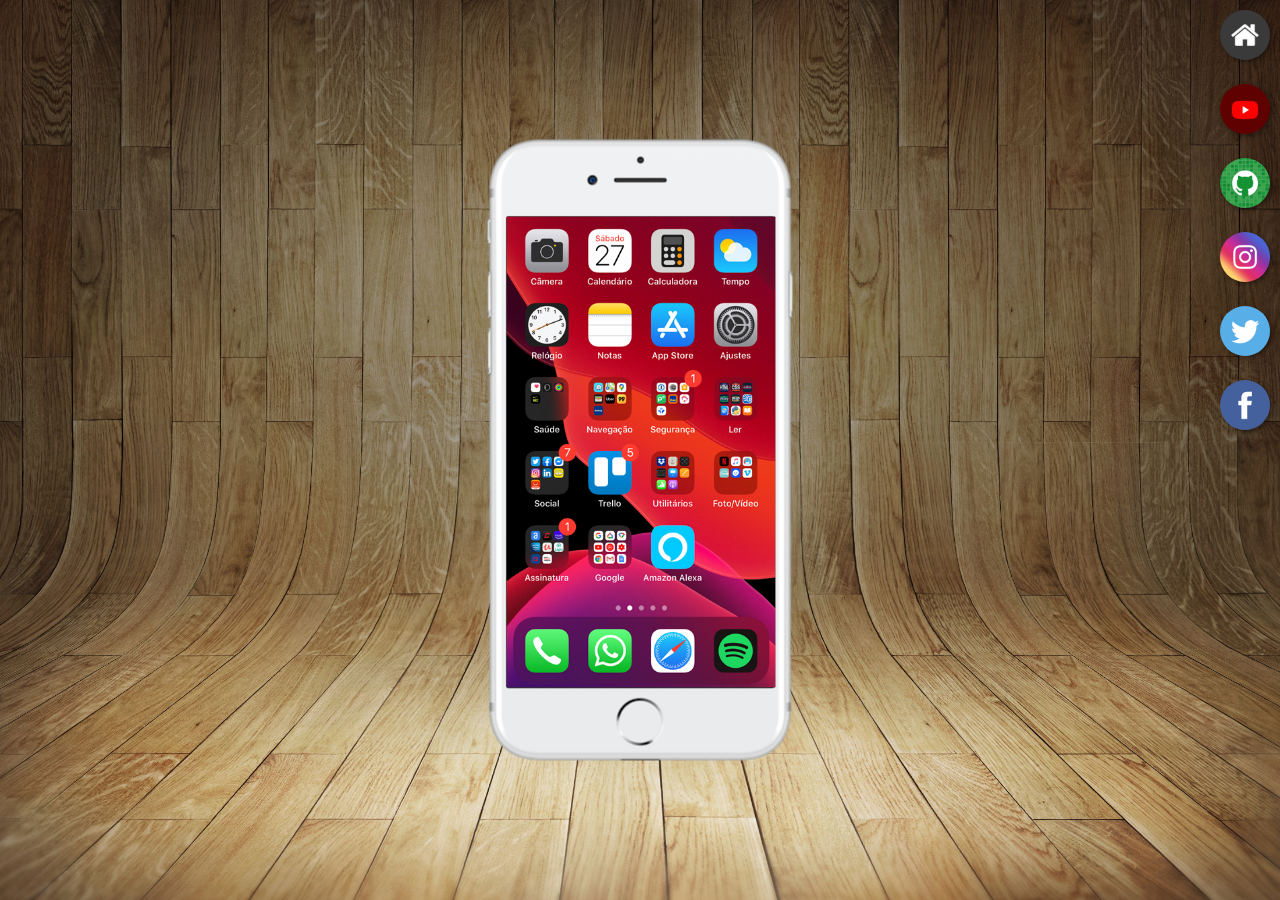
<file: index.html>
<!DOCTYPE html>
<html lang="pt-br">
<head>
    <meta charset="UTF-8">
    <meta name="viewport" content="width=device-width, initial-scale=1.0">
    <title>Projeto Redes Sociais </title>
    <link rel="shortcut icon" href="favicon.ico" type="image/x-icon">
    <link rel="stylesheet" href="estilos/style.css">
</head>
<body>
    <main>
        <section id="telefone">
            <iframe src="home.html" name="tela" id="tela" 
            frameborder="0">
            Seu navegador não é compatível com isso. 
        </iframe>
        </section>
        <section id="Redes-sociais">
            <a href="home.html" target="tela"><img src="imagens/logo-home.jpg" alt="Home"></a><br>
            <a href="youtube.html" target="tela"><img src="imagens/logo-youtube.jpg" alt="youtube"></a><br>
            <a href="github.html" target="tela"><img src="imagens/logo-github.jpg" alt="github"></a><br>
            <a href="instagram.html" target="tela"><img src="imagens/logo-instagram.jpg" alt="instagram"></a><br>
            <a href="#" target="tela"><img src="imagens/logo-twitter.jpg" alt="twitter"></a><br>
            <a href="#" target="tela"><img src="imagens/logo-facebook.jpg" alt="facebook"></a>
        </section>
    </main>
</body>
</html>
</file>
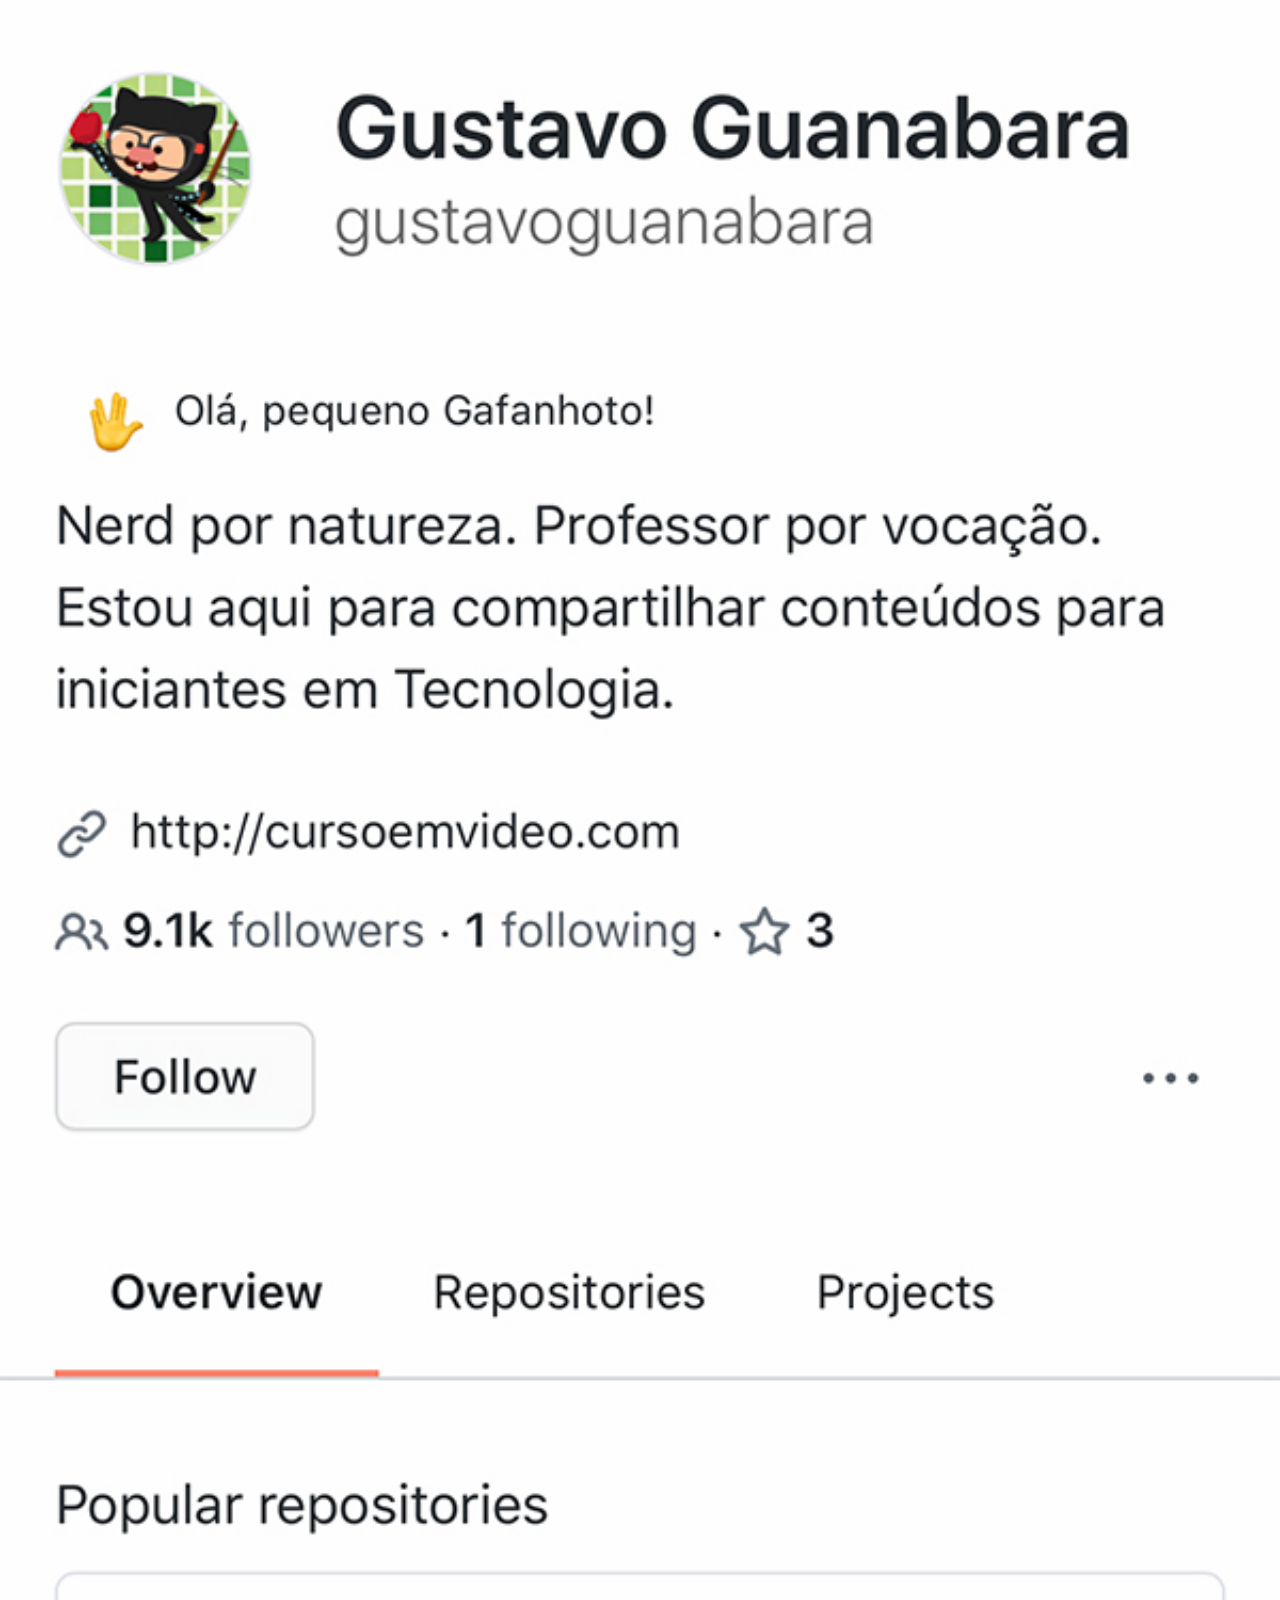
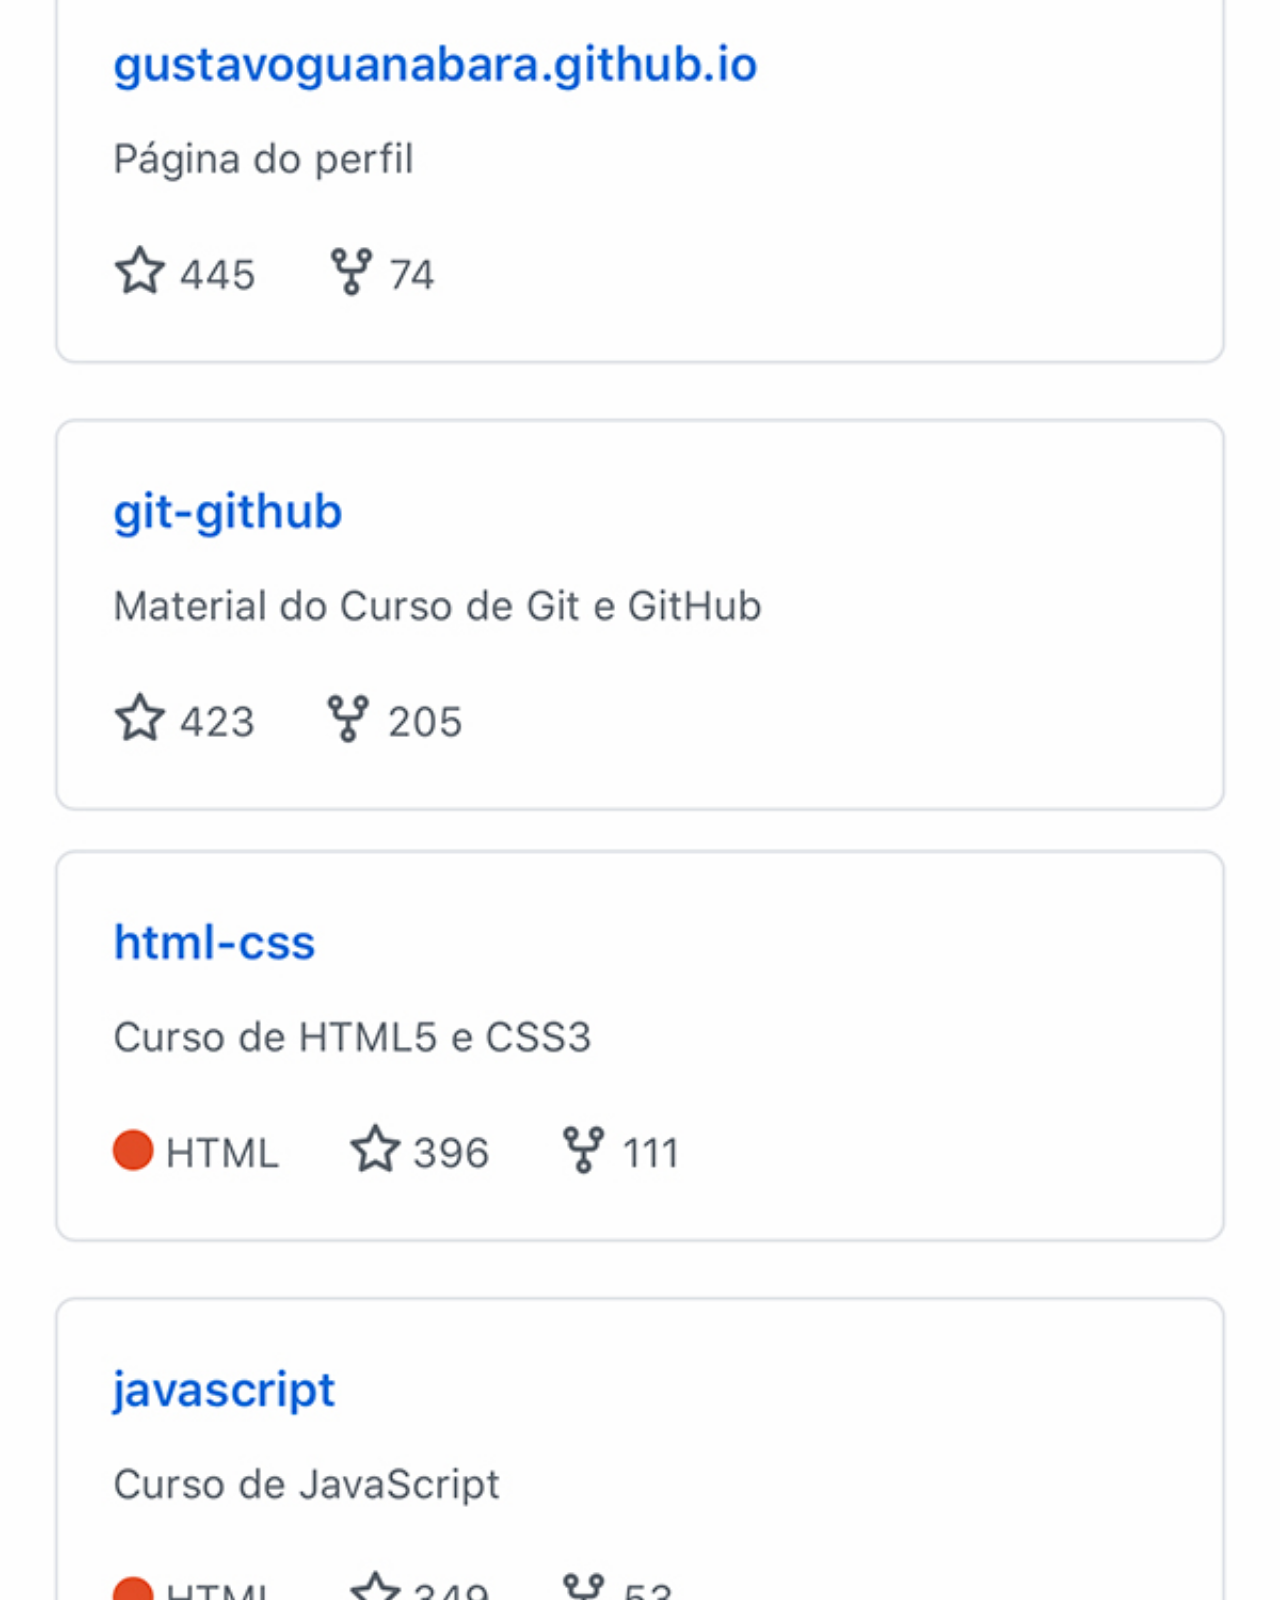
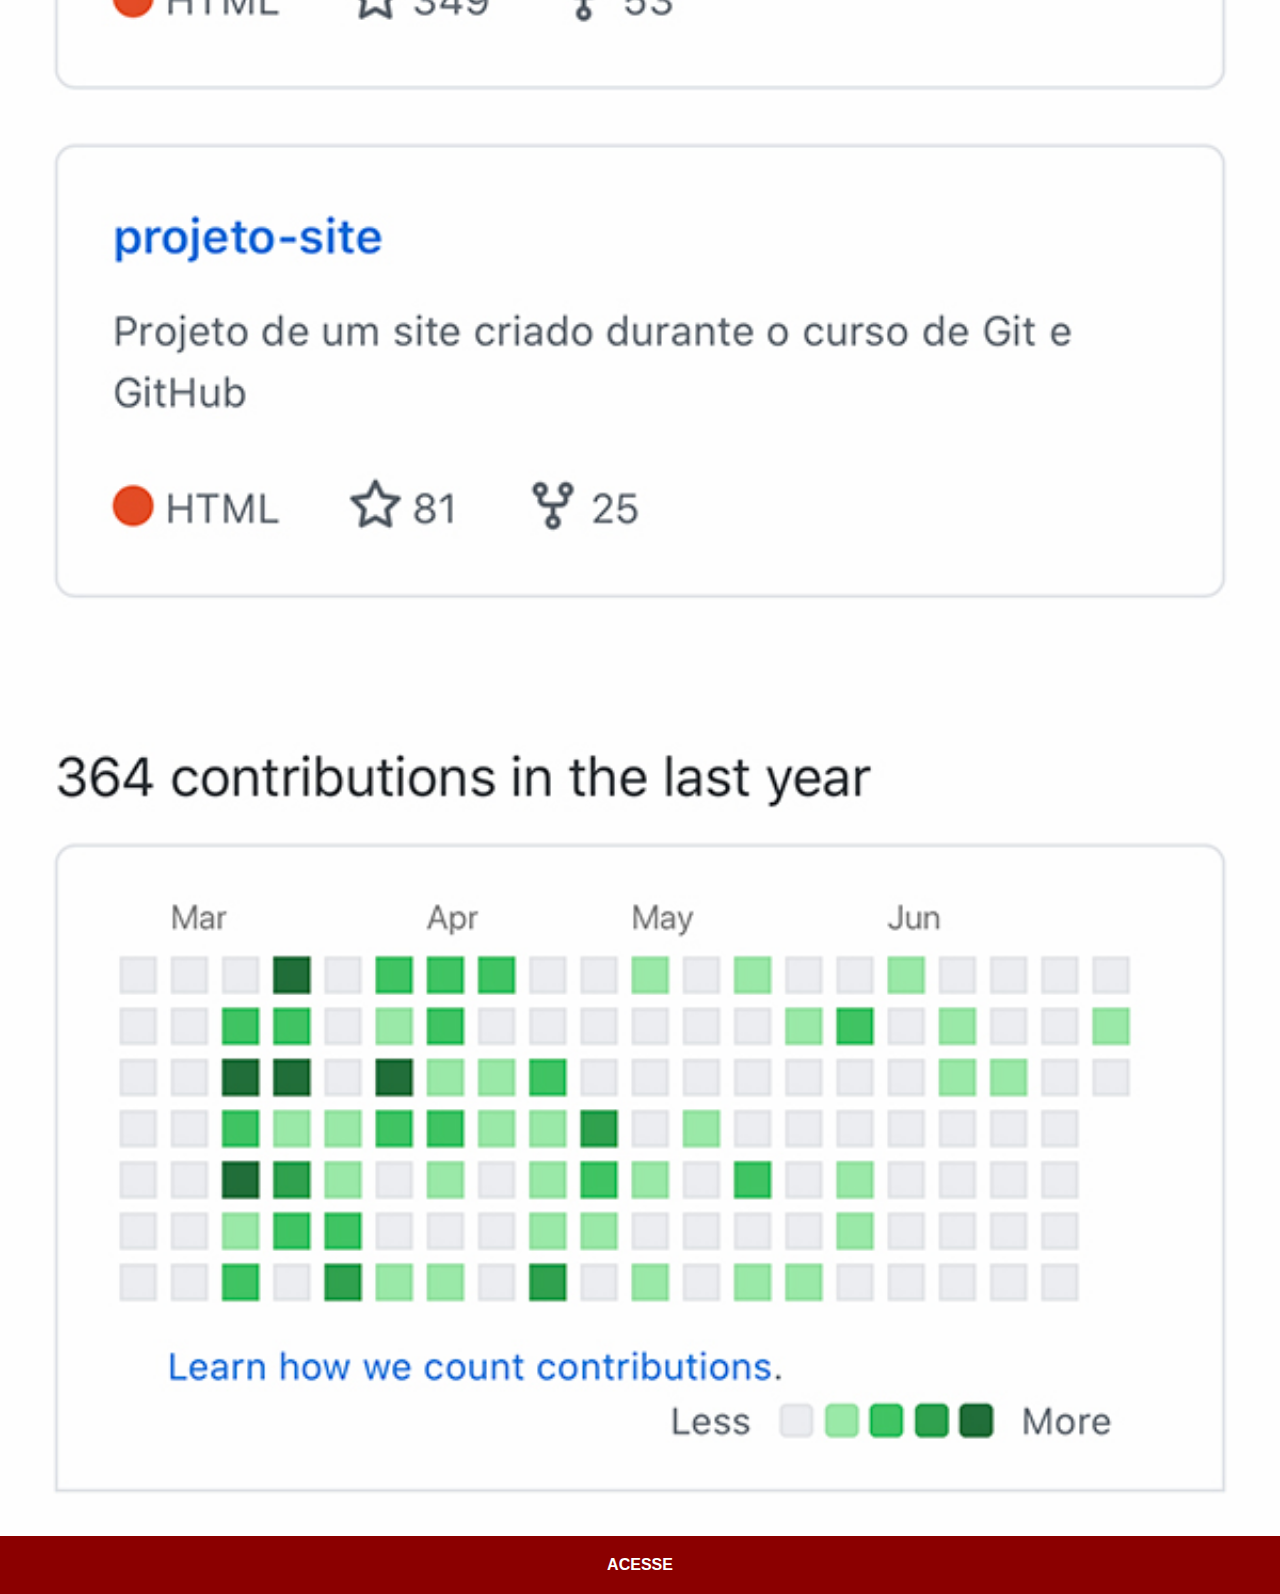
<file: github.html>
<!DOCTYPE html>
<html lang="pt-br">
<head>
    <meta charset="UTF-8">
    <meta name="viewport" content="width=device-width, initial-scale=1.0">
    <title>github</title>
    <link rel="stylesheet" href="estilos/social.css">
</head>
<body>
    <img src="imagens/tela-github.jpg" alt="github">
    <a href="https://github.com/Airton-Sales" target="_blank">ACESSE</a>
</body>
</html>
</file>
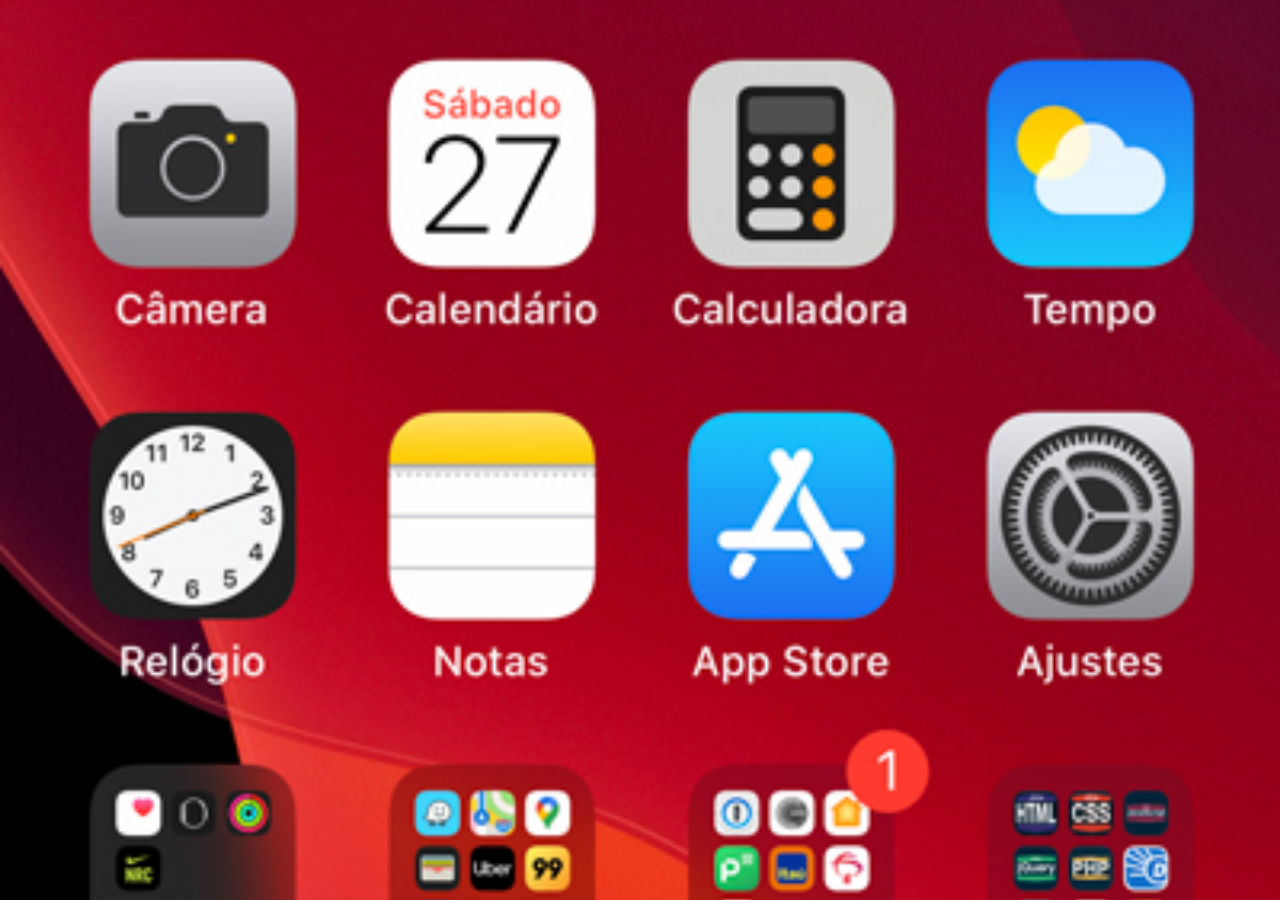
<file: home.html>
<!DOCTYPE html>
<html lang="pt-br">
<head>
    <meta charset="UTF-8">
    <meta name="viewport" content="width=device-width, initial-scale=1.0">
    <title>Home</title>
    <style>
        * {
            margin: 0;
            padding: 0;
        }

        body {
            width: 100vw;
            height: 100vh;
            background: black url('imagens/tela-home.jpg') no-repeat
            top center;
            background-size: cover;
        }
    </style>
</head>
<body>
    
</body>
</html>
</file>
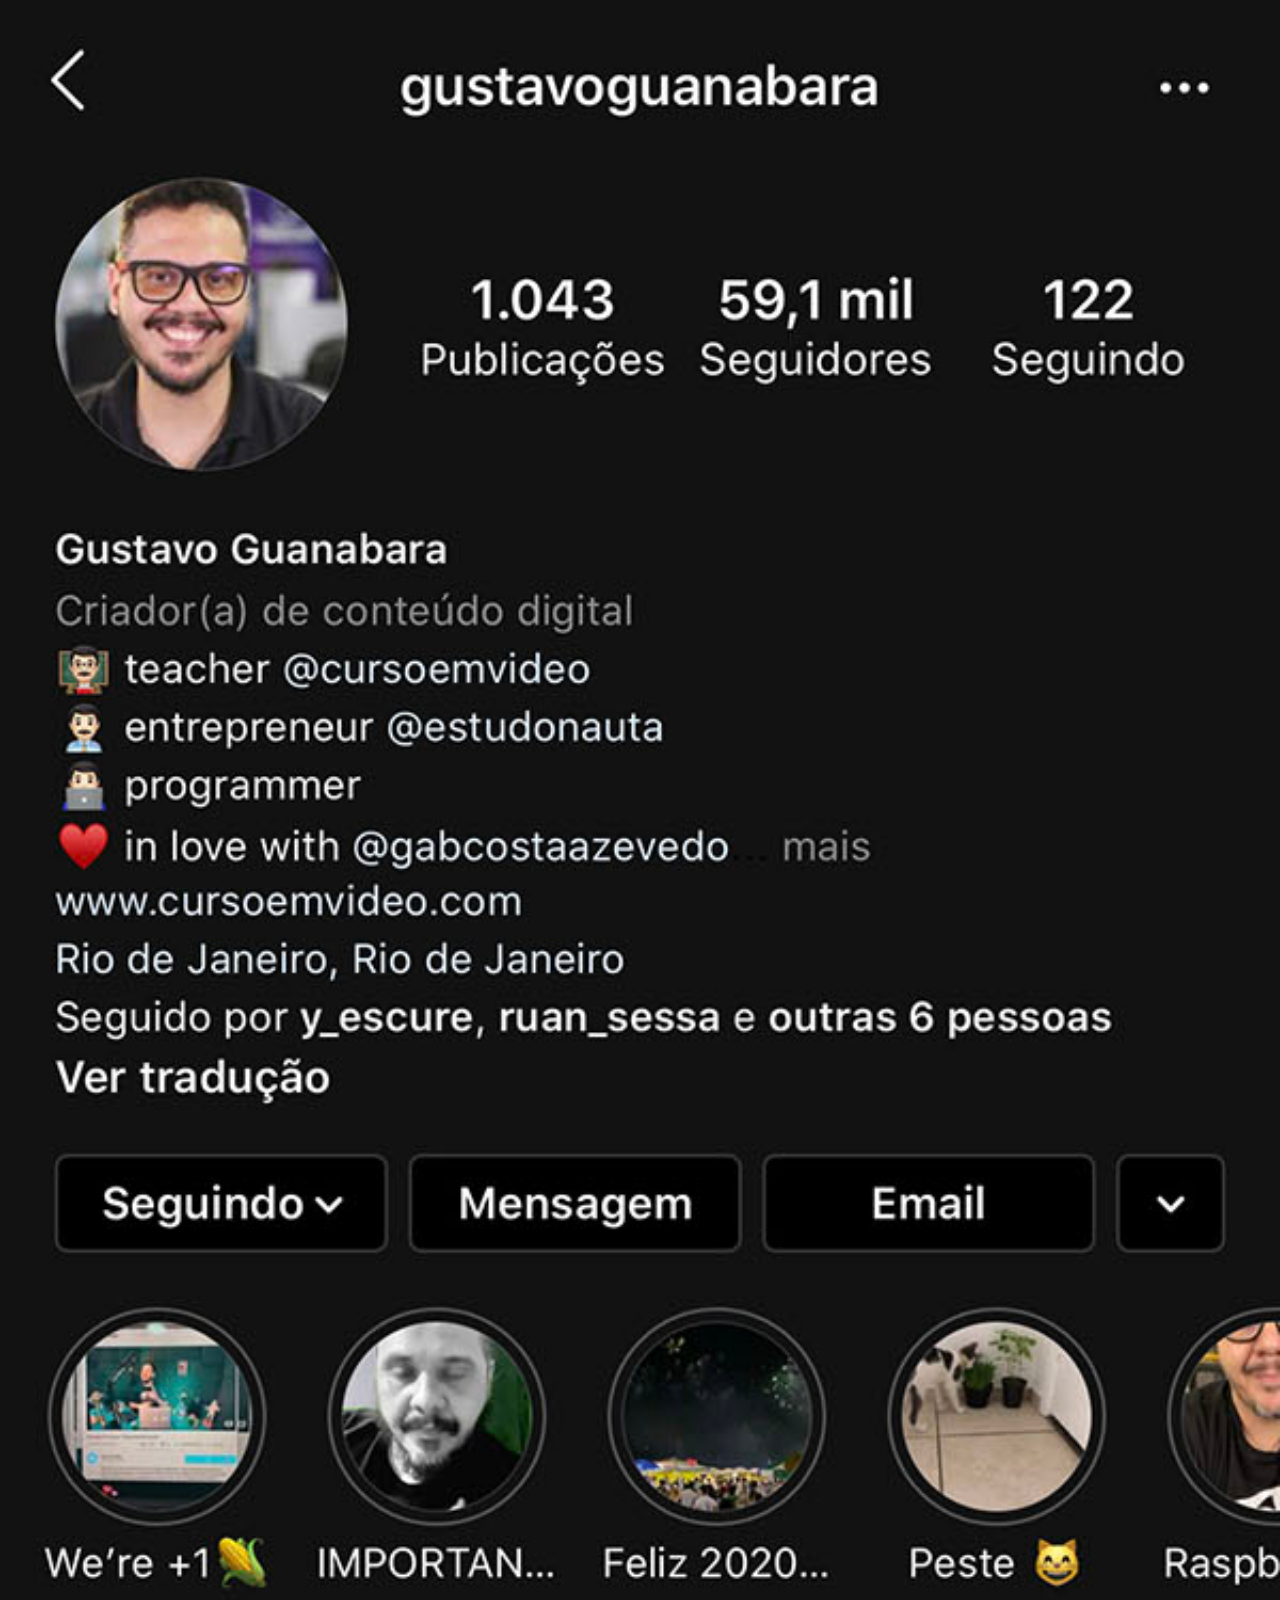
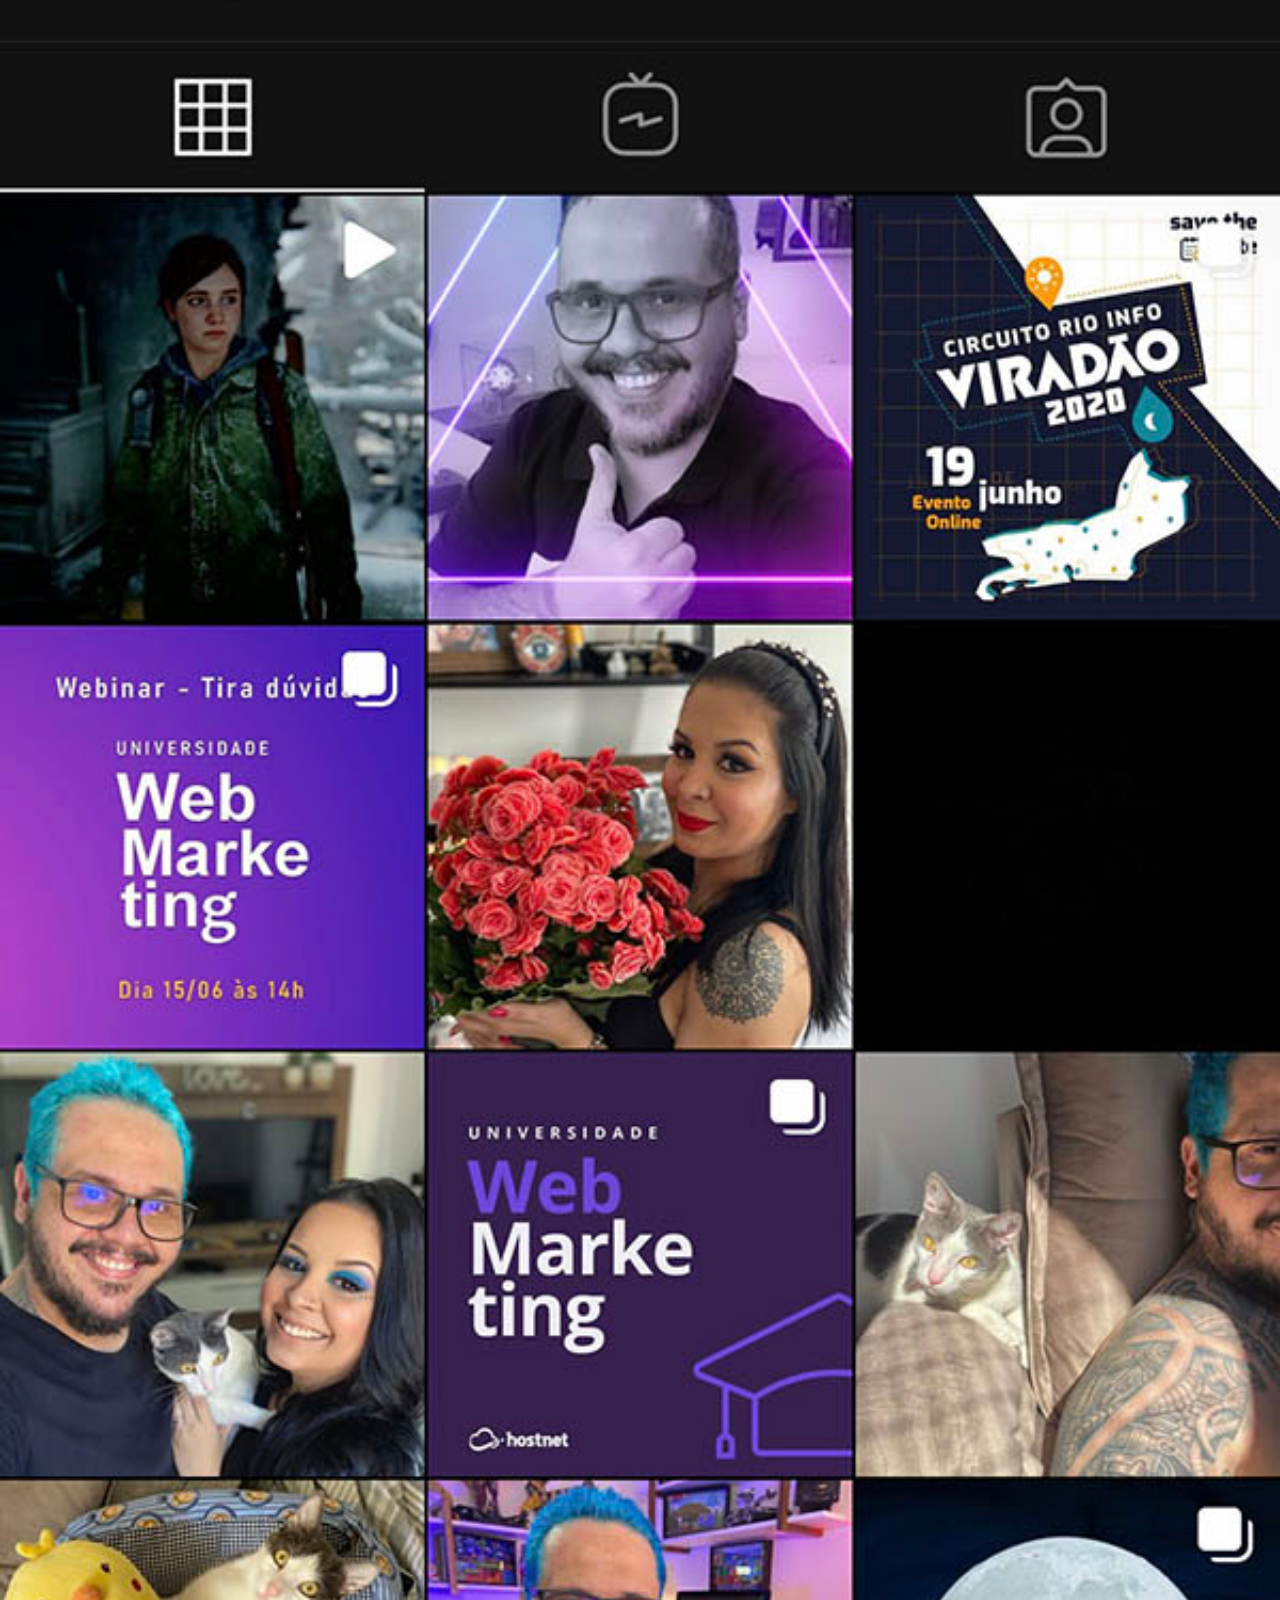
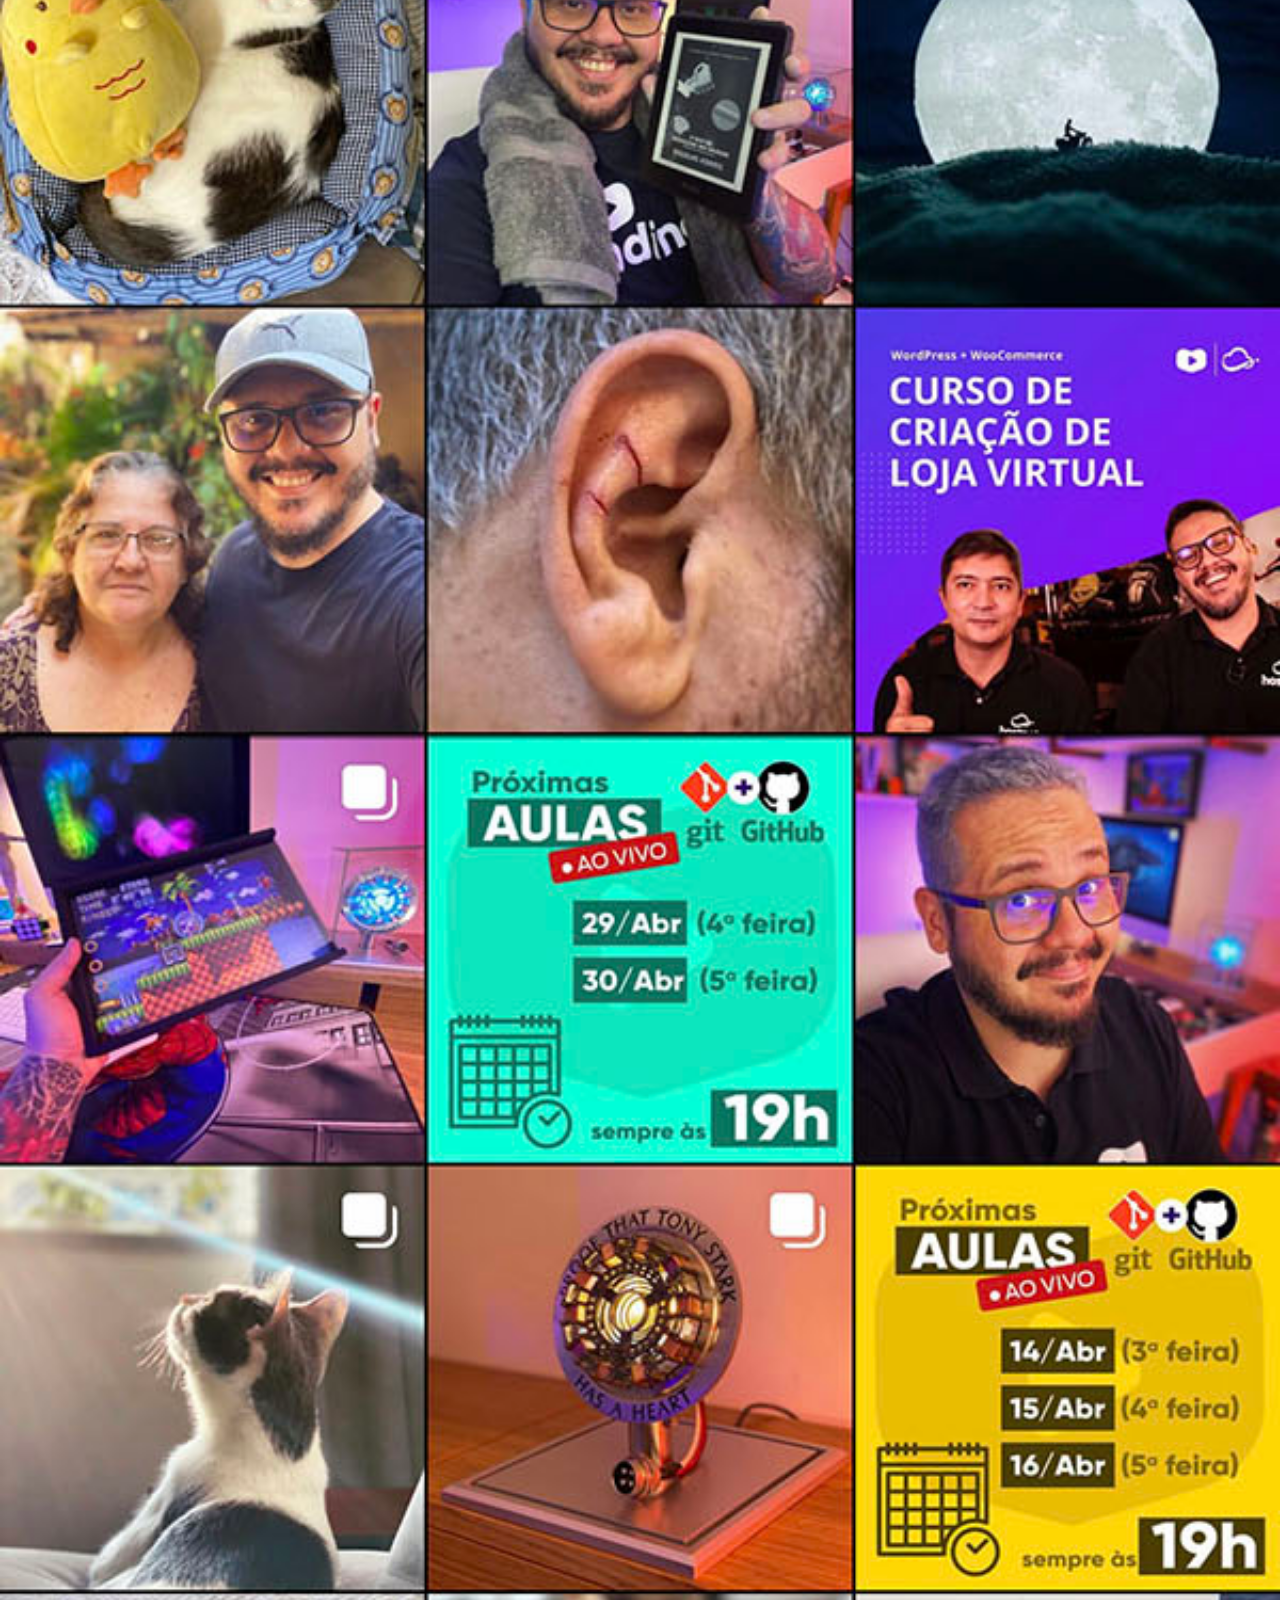
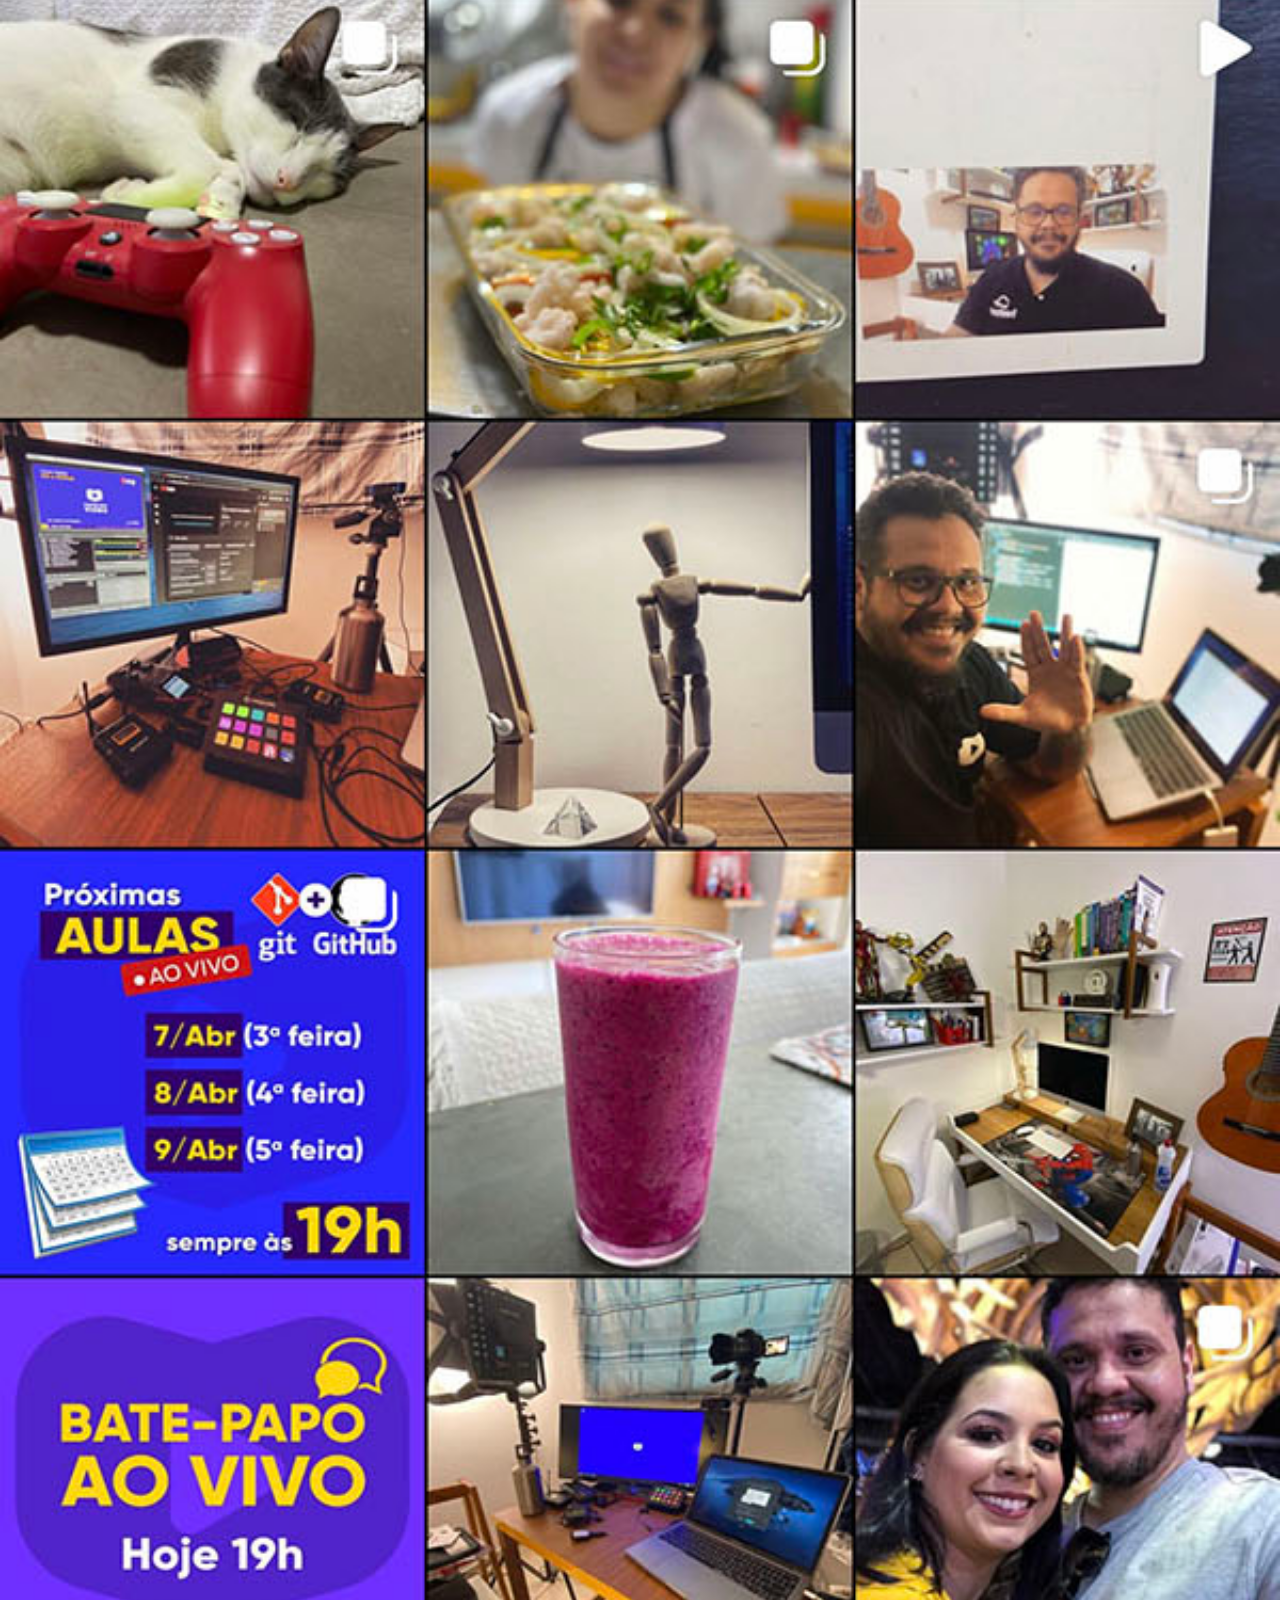
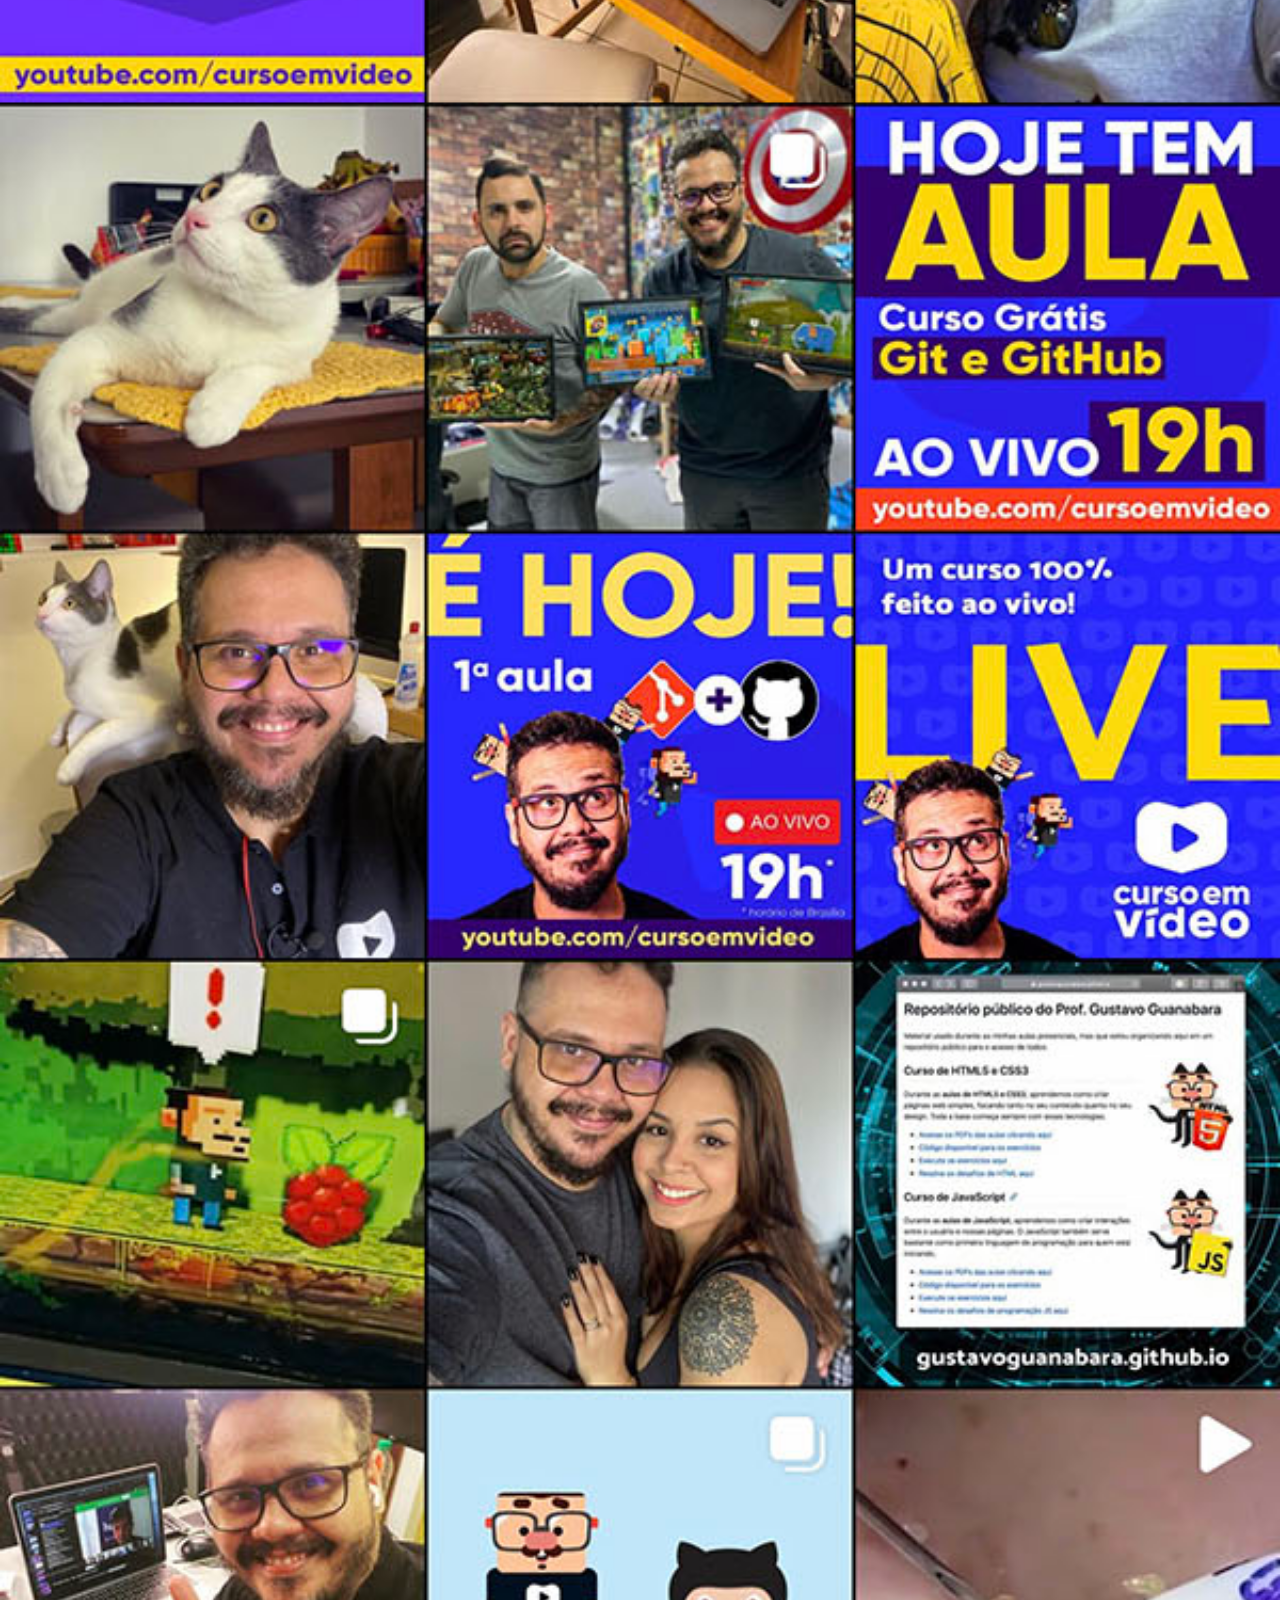
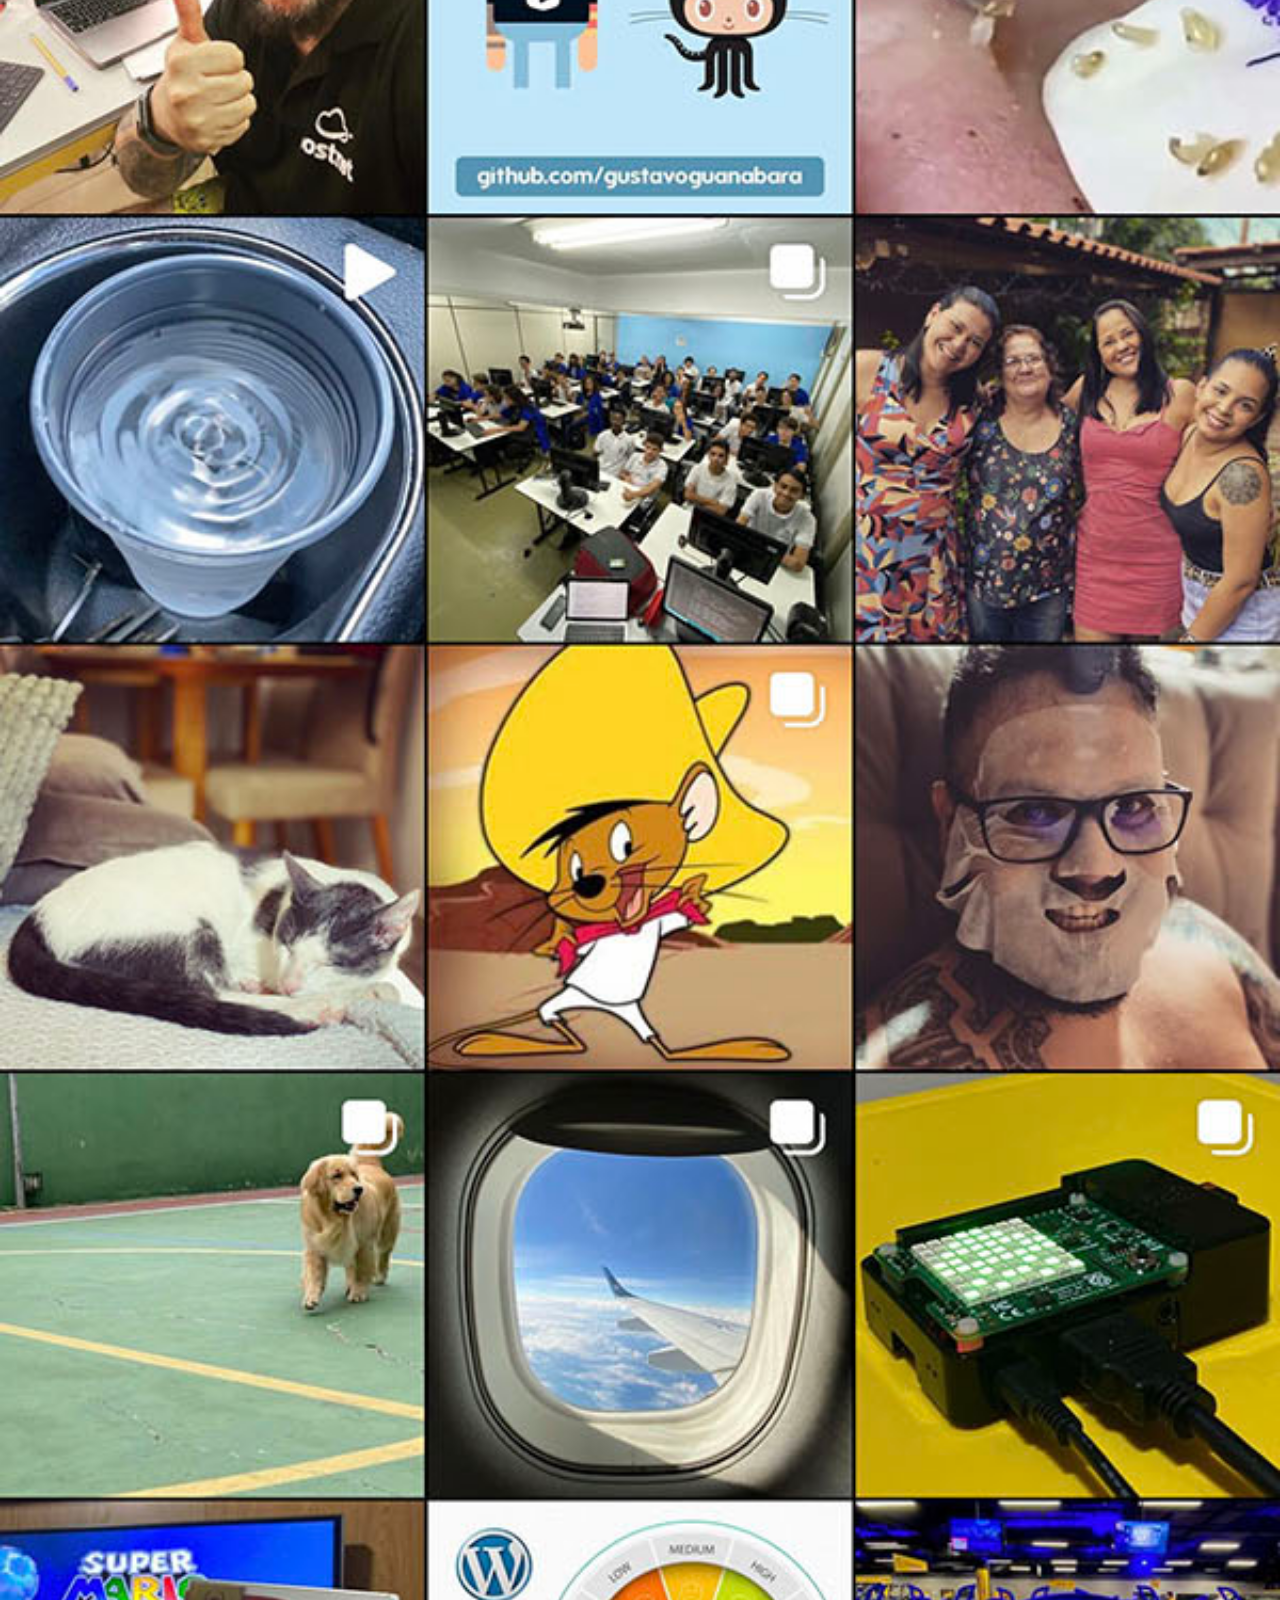
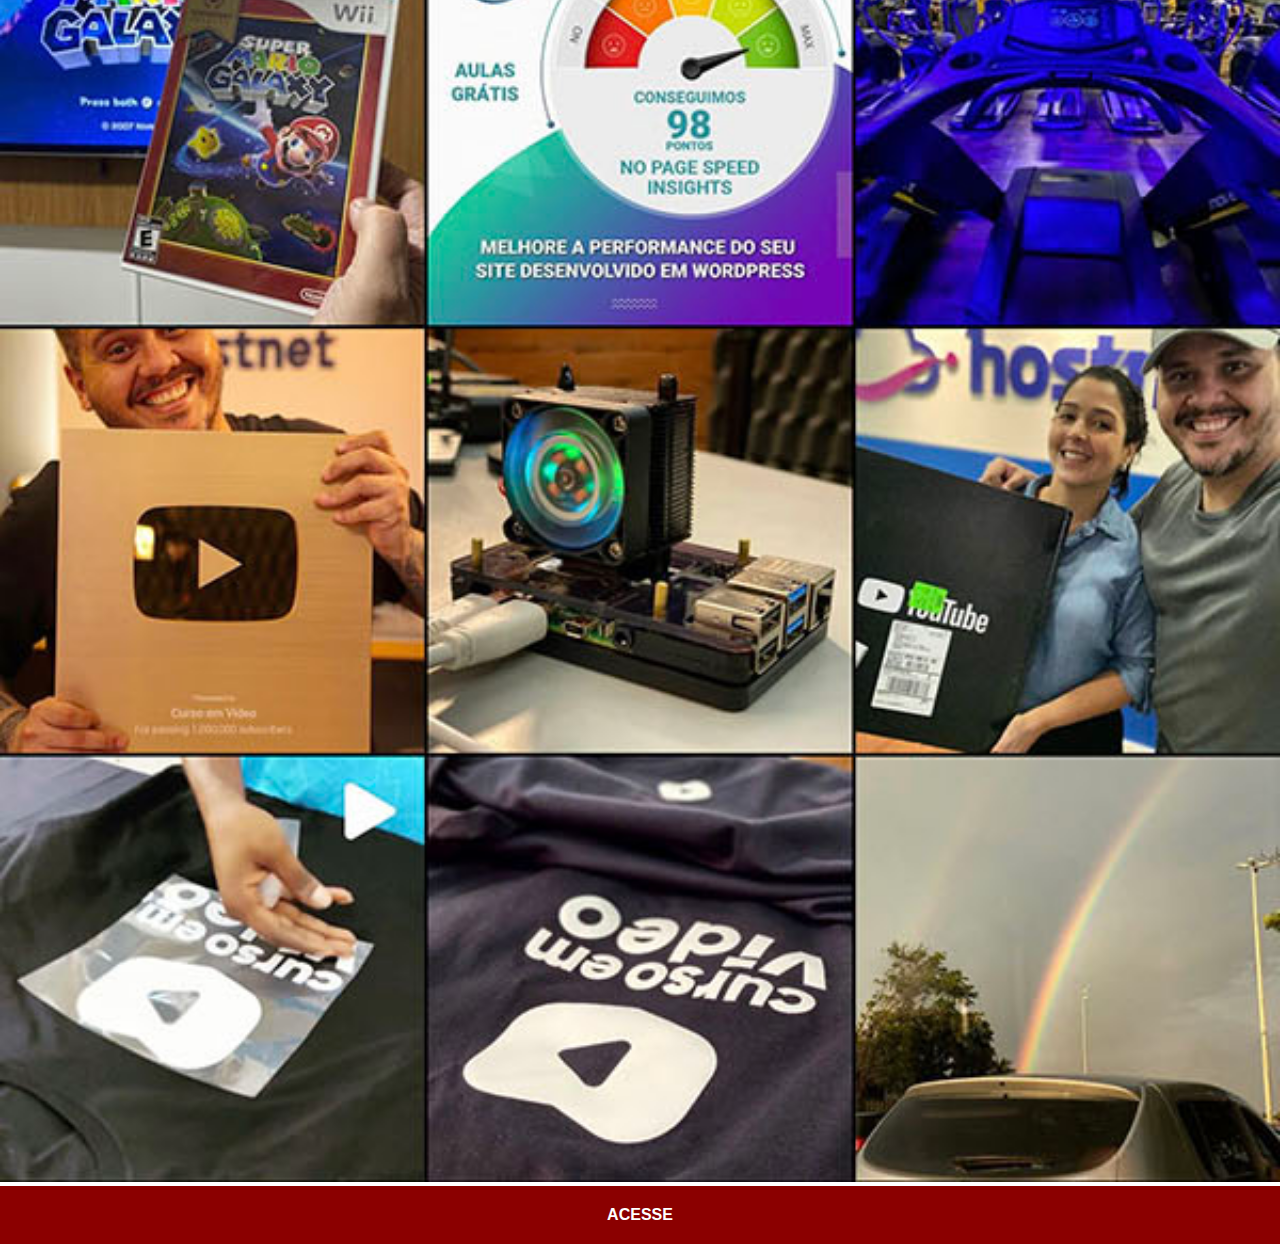
<file: instagram.html>
<!DOCTYPE html>
<html lang="pt-br">
<head>
    <meta charset="UTF-8">
    <meta name="viewport" content="width=device-width, initial-scale=1.0">
    <title>instagram</title>
    <link rel="stylesheet" href="estilos/social.css">
</head>
<body>
    <img src="imagens/tela-instagram.jpg"alt="instagram">
    <a href="https://www.instagram.com/" target="_blank">ACESSE</a>
</body>
</html>
</file>
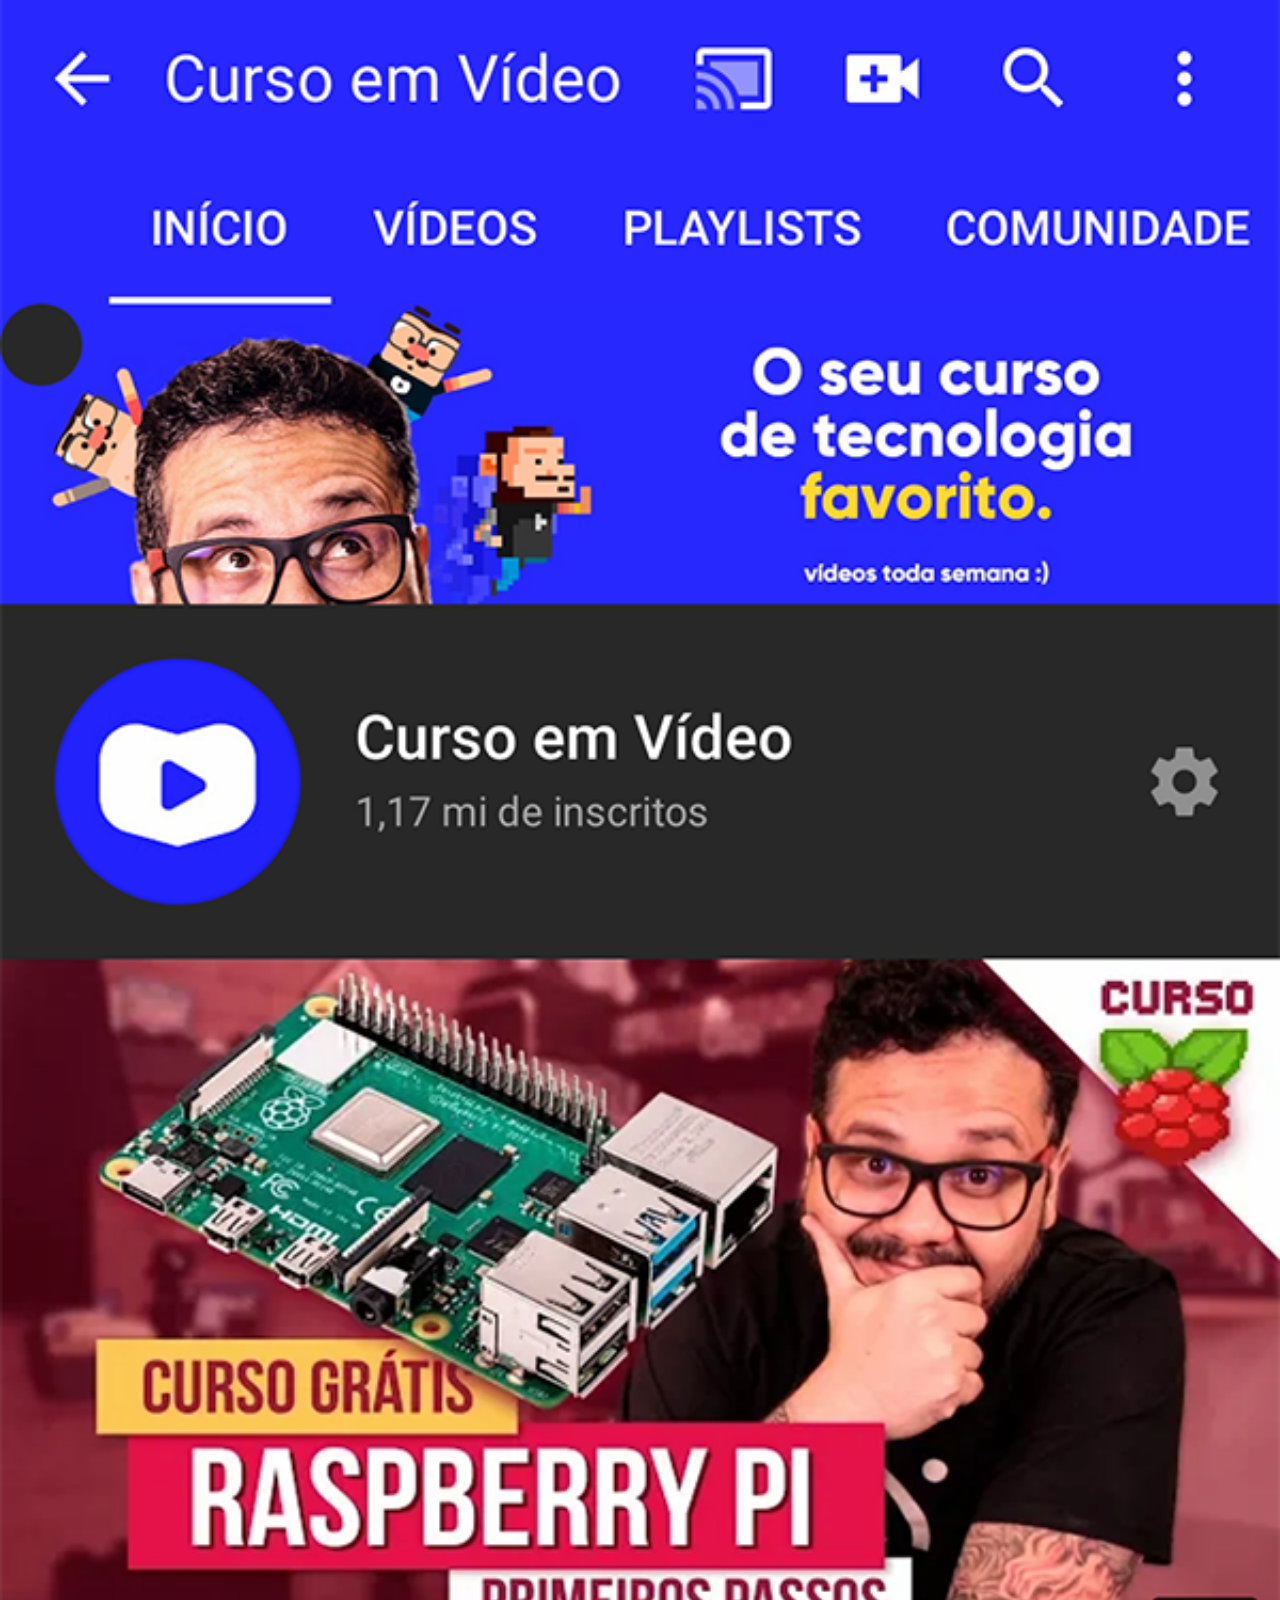
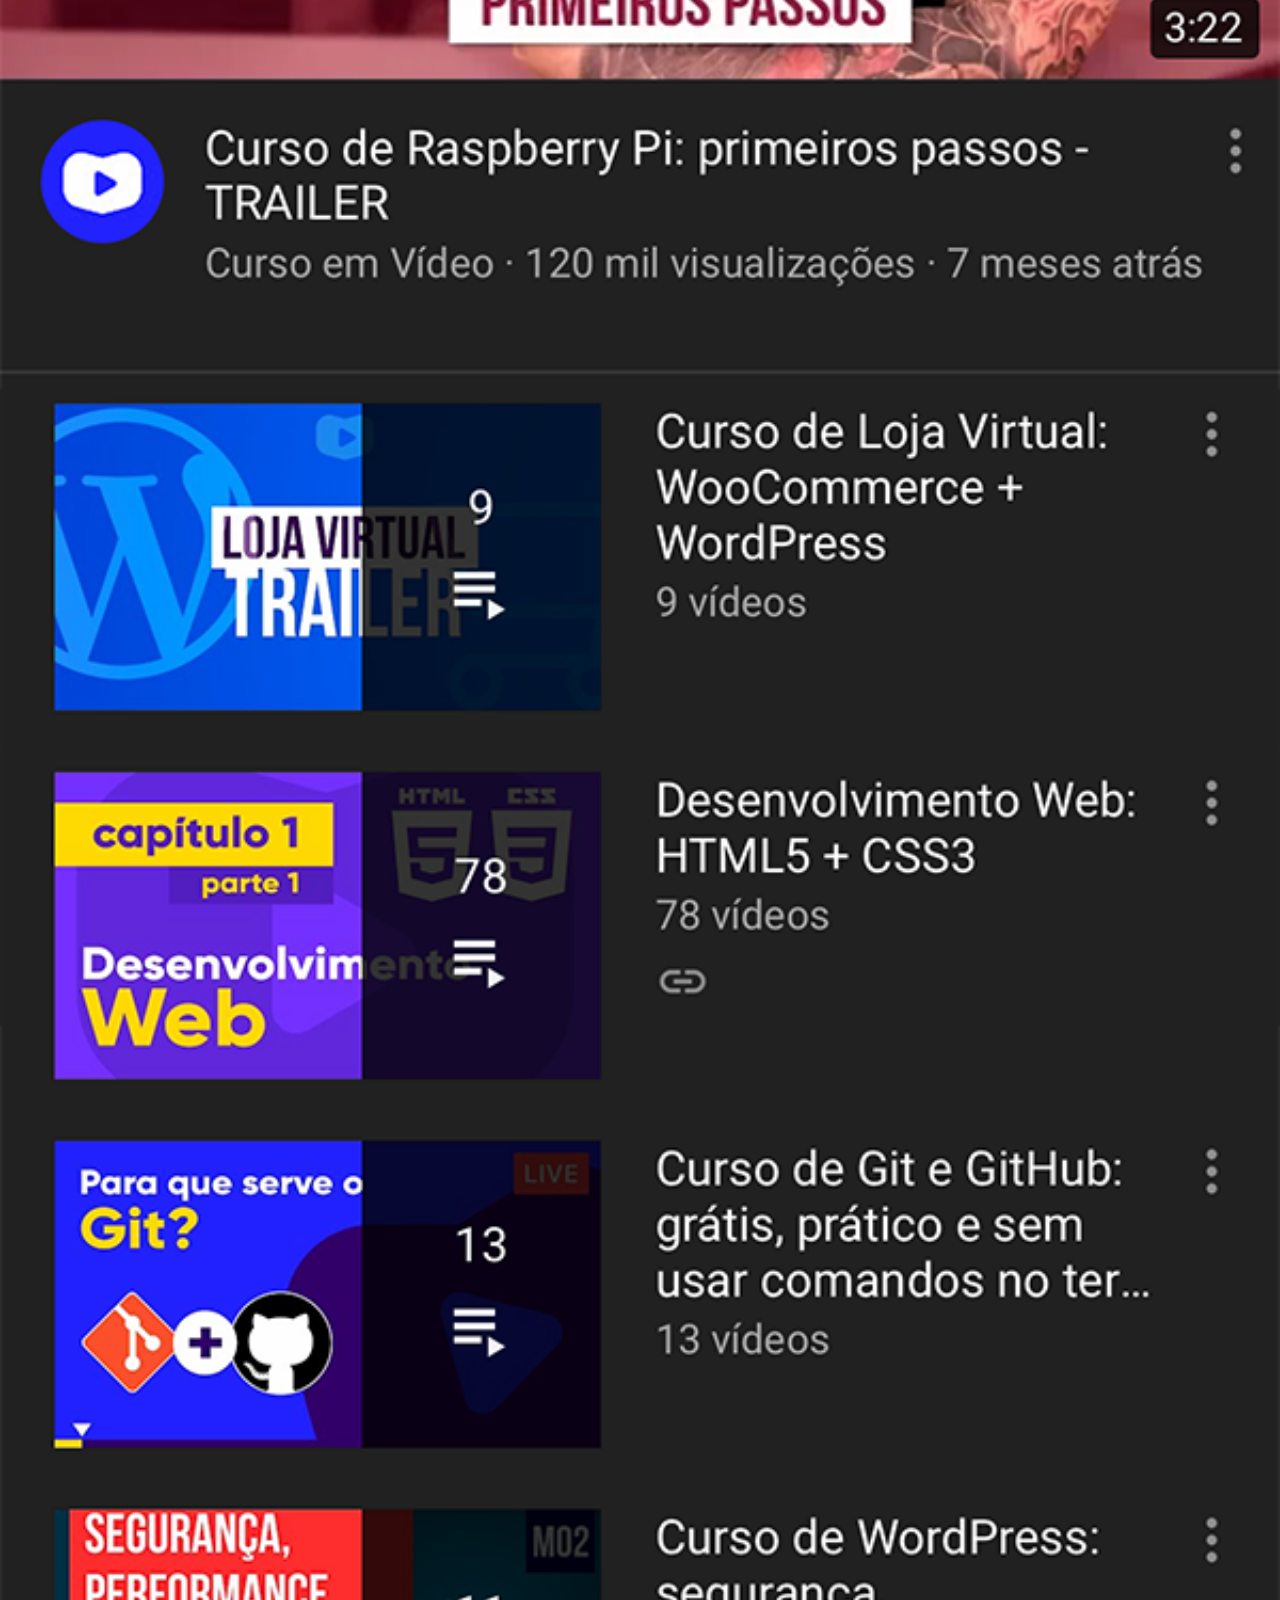
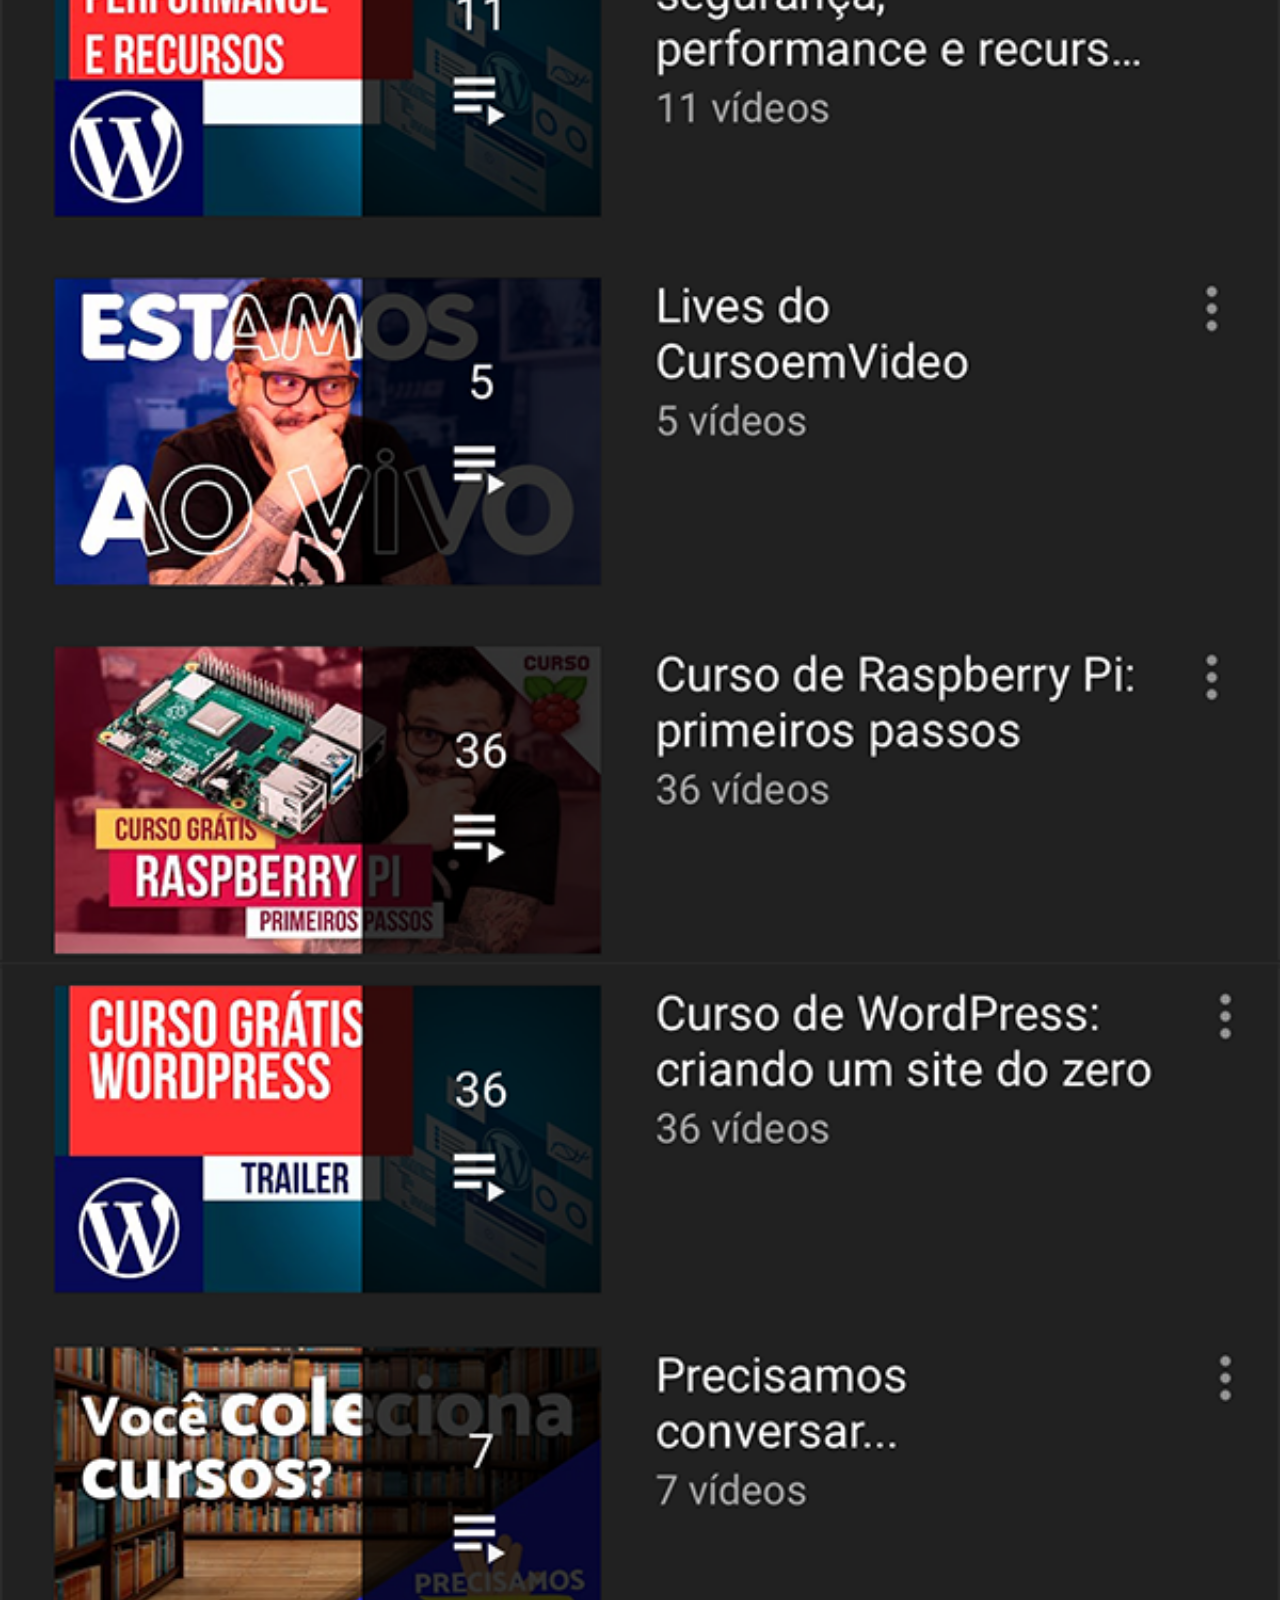
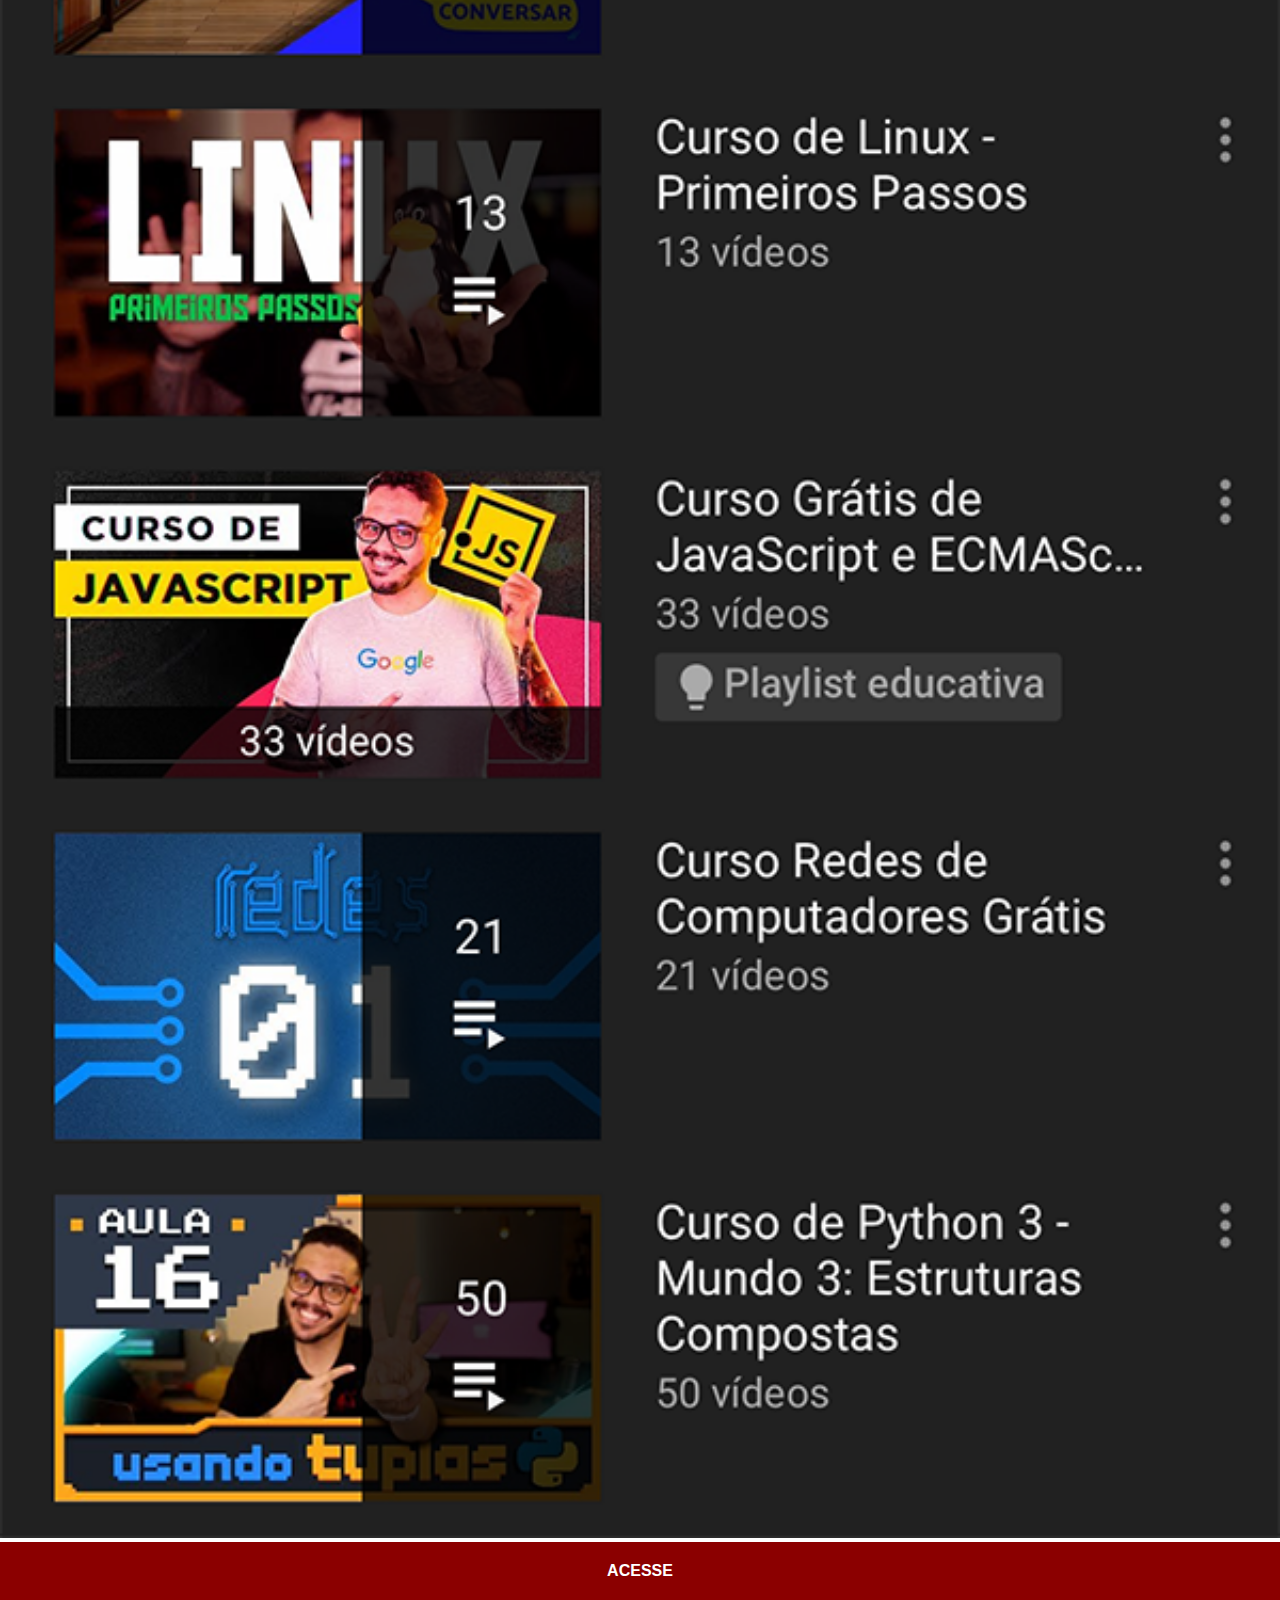
<file: youtube.html>
<!DOCTYPE html>
<html lang="pt-br">
<head>
    <meta charset="UTF-8">
    <meta name="viewport" content="width=device-width, initial-scale=1.0">
    <title>youtube</title>
    <link rel="stylesheet" href="estilos/social.css">
</head>
<body>
    <img src="../imagens/tela-youtube.png" alt="youtube">
    <a href="https://www.youtube.com/@CursoemVideo/playlists" target="_blank">ACESSE</a>
</body>
</html>
</file>
<file: estilos/style.css>
@charset "UTF-8";

* {
    margin: 0;
    padding: 0;
    font-family: Arial, Helvetica, sans-serif;
}

html,body {
    width: 100%;
    height: 100%;
    background-color: black;
}

body {
    background: url('../imagens/fundo-madeira.jpg' ) no-repeat top center;
    background-size: cover;
    background-attachment: fixed;
}

main {
    position: relative;
    height: 100vh;
}

section#telefone {
    position: absolute;
    top: 50%;
    left: 50%;
    transform: translate(-50%, -50%);
    height: 627px;
    width: 311px;
    background: url('../imagens/frame-iphone.png') no-repeat;
}

iframe#tela {
    position: relative;
    top: 80px;
    left: 22px;
    width: 269px;
    height: 471px;
}

section#Redes-sociais{
    text-align: right;
}

section#Redes-sociais img{
    width: 50px;
    margin: 10px;
    border-radius: 50%;
    box-shadow: 2px 2px 5px rgba(0, 0, 0, 0.418);
    box-sizing: border-box;
}

section#Redes-sociais img:hover{
    border: 2px solid rgba(255, 255, 255, 0.651);
    transform: translate(-3px, -3px);
    box-shadow: 5px 5px 10px rgba(0, 0, 0, 0.623);
    transition: transform .3s , border .1s;
}
</file>
<file: estilos/social.css>
@charset "UTF-8";

*{
    margin: 0px;
    padding: 0px;
    font-family: Arial, Helvetica, sans-serif;
}
::-webkit-scrollbar {
    width: 0;
    height: 0;
}

img {
    width: 100vw;
}

a {
    display: block;
    background-color: darkred;
    color: white;
    padding: 20px;
    text-align: center;
    font-weight: bolder;
    text-decoration: none;
}

a:hover {
    background-color: red;
}
</file>
